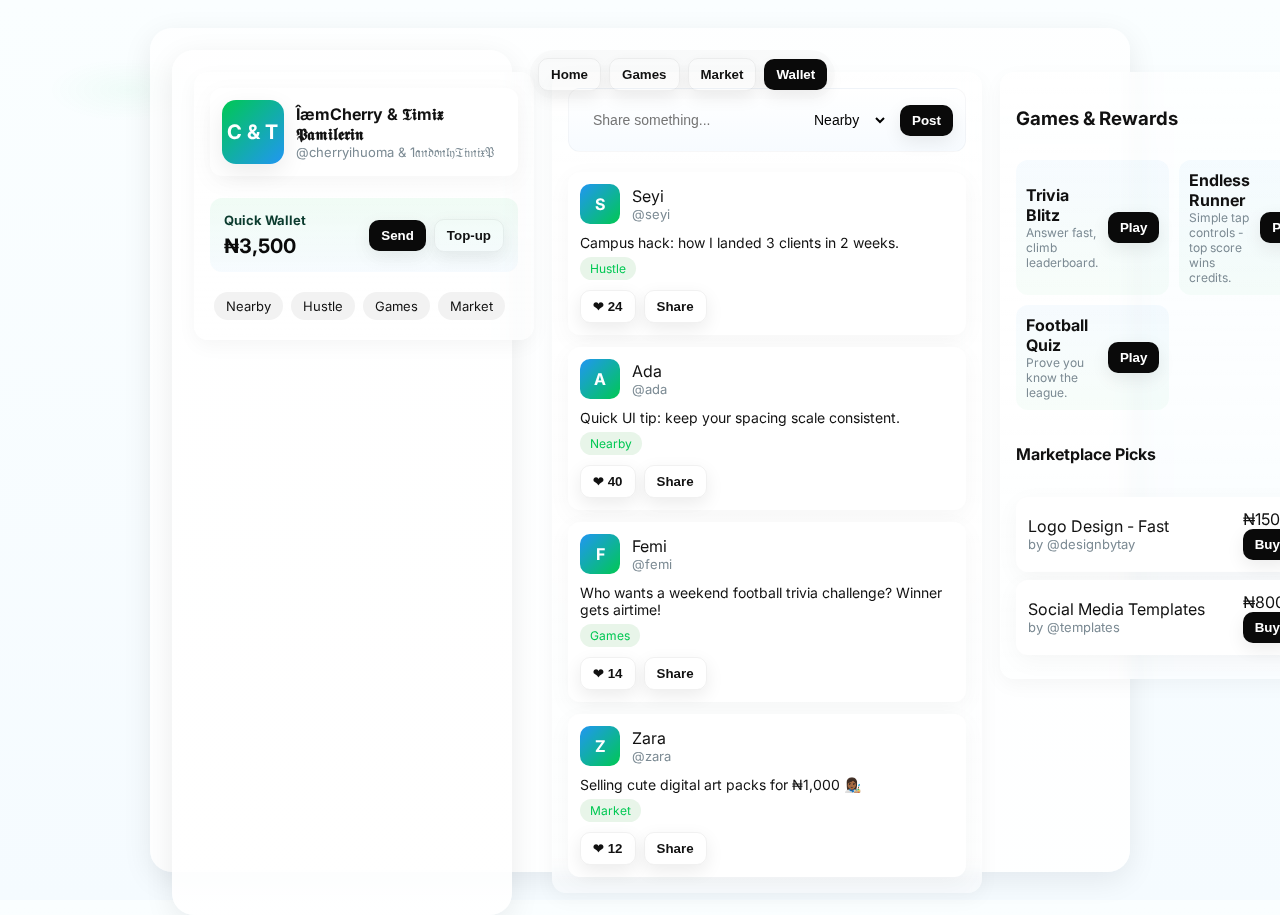
<file: index.html>
<!doctype html>
<html lang="en">

<head>
    <meta charset="utf-8" />
    <meta name="viewport" content="width=device-width,initial-scale=1" />
    <title>Sphere — Connect. Play. Grow. Earn.</title>

    <!-- Google Font -->
    <link href="https://fonts.googleapis.com/css2?family=Inter:wght@300;400;600;700;800&display=swap" rel="stylesheet">

    <!-- Styles -->
    <link rel="stylesheet" href="sphere.css" />
</head>

<body>
    <div id="app" class="app-root">
        <!-- App shell rendered by JS -->
    </div>

    <!-- Loading Template -->
    <template id="loading-template">
        <div class="loading-screen">
            <svg class="logo-orb" viewBox="0 0 100 100" aria-hidden="true">
                <defs>
                    <linearGradient id="g" x1="0" x2="1">
                        <stop offset="0" stop-color="#00C853" />
                        <stop offset="1" stop-color="#2196F3" />
                    </linearGradient>
                </defs>
                <circle cx="50" cy="50" r="40" fill="url(#g)" />
            </svg>
            <h1>Sphere</h1>
            <p class="muted">Connect · Play · Grow · Earn</p>
        </div>
    </template>

    <!-- App JS -->
    <script src="sphere.js" defer></script>
</body>


</html>
</file>
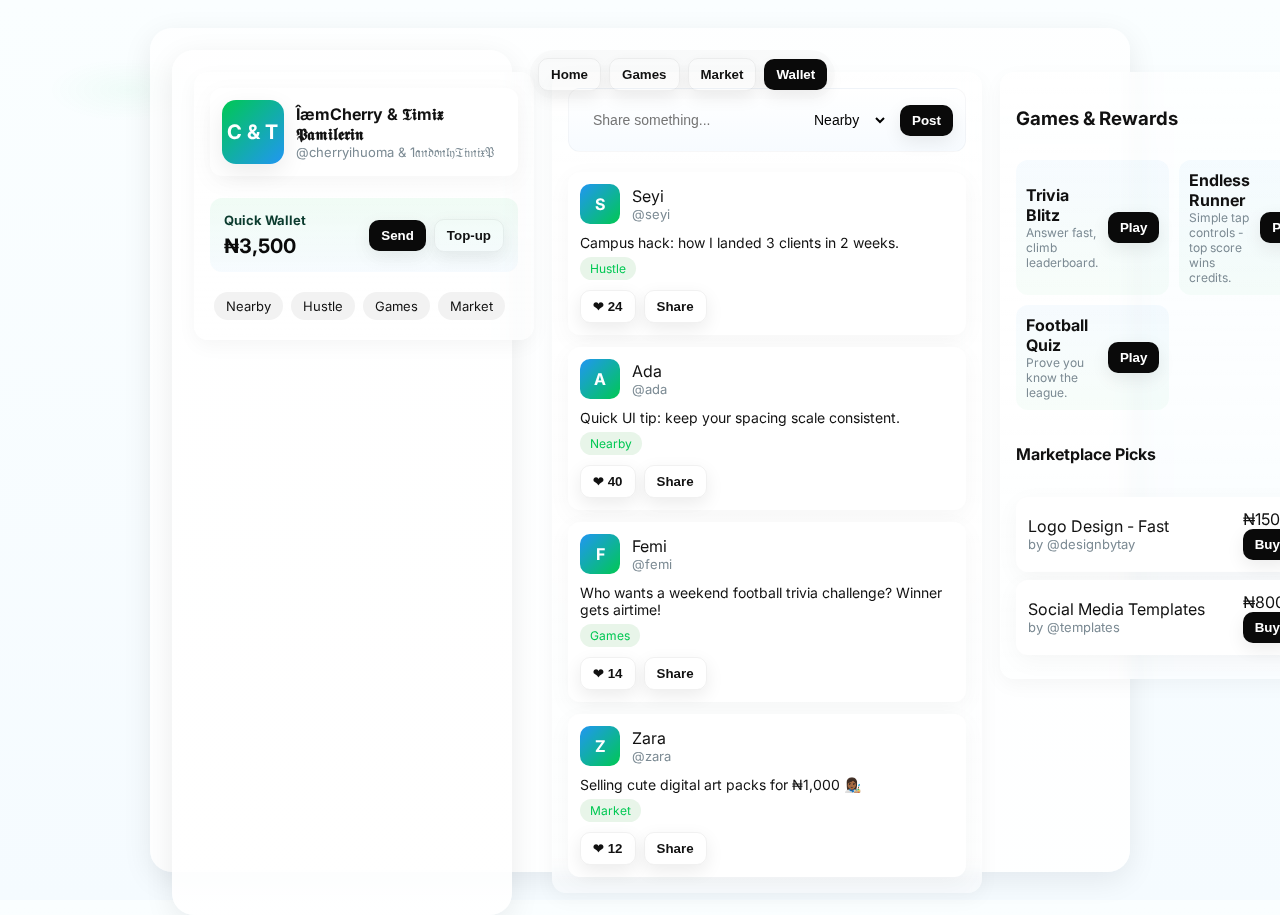
<file: sphere.html>
<!doctype html>
<html lang="en">

<head>
    <meta charset="utf-8" />
    <meta name="viewport" content="width=device-width,initial-scale=1" />
    <title>Sphere — Connect. Play. Grow. Earn.</title>

    <!-- Google Font -->
    <link href="https://fonts.googleapis.com/css2?family=Inter:wght@300;400;600;700;800&display=swap" rel="stylesheet">

    <!-- Styles -->
    <link rel="stylesheet" href="sphere.css" />
</head>

<body>
    <div id="app" class="app-root">
        <!-- App shell rendered by JS -->
    </div>

    <!-- Loading Template -->
    <template id="loading-template">
        <div class="loading-screen">
            <svg class="logo-orb" viewBox="0 0 100 100" aria-hidden="true">
                <defs>
                    <linearGradient id="g" x1="0" x2="1">
                        <stop offset="0" stop-color="#00C853" />
                        <stop offset="1" stop-color="#2196F3" />
                    </linearGradient>
                </defs>
                <circle cx="50" cy="50" r="40" fill="url(#g)" />
            </svg>
            <h1>Sphere</h1>
            <p class="muted">Connect · Play · Grow · Earn</p>
        </div>
    </template>

    <!-- App JS -->
    <script src="sphere.js" defer></script>
</body>

</html>
</file>
<file: sphere.css>
:root {
  --green: #00C853;
  --blue: #2196F3;
  --bg: #ffffff;
  --dark: #0A0A0A;
  --text: #111111;
  --muted: #7b8a93;
  --card-radius: 14px;
  --glass: rgba(255, 255, 255, 0.6);
  --glass-dark: rgba(10, 10, 10, 0.4);
  --shadow: 0 8px 30px rgba(2, 6, 23, 0.08);
  --glass-blur: 8px;
  --max-width: 980px;
  font-family: "Inter", system-ui, -apple-system, "Segoe UI", Roboto, "Helvetica Neue", Arial;
}

/* Reset + base */
* {
  box-sizing: border-box;
}

html,
body,
#app {
  height: 100%;
}

body {
  margin: 0;
  background:
    radial-gradient(1000px 400px at 10% 10%, rgba(0, 200, 83, 0.04), transparent 8%),
    linear-gradient(180deg, #FAFEFF 0%, #F5FBFF 100%);
  color: var(--text);
  -webkit-font-smoothing: antialiased;
  -moz-osx-font-smoothing: grayscale;
  display: flex;
  align-items: center;
  justify-content: center;
  padding: 28px;
}

/* App container */
.app-root {
  width: 100%;
  max-width: 980px;
  min-height: 640px;
  background: linear-gradient(180deg, rgba(255, 255, 255, 0.72), rgba(255, 255, 255, 0.92));
  border-radius: 22px;
  box-shadow: 0 8px 30px rgba(2, 6, 23, 0.08);
  display: grid;
  grid-template-columns: 340px 1fr 320px;
  gap: 18px;
  padding: 22px;
  align-items: start;
}

/* Responsive */
@media (max-width: 980px) {
  .app-root {
    grid-template-columns: 1fr;
    padding: 14px;
    gap: 12px;
    min-height: 100vh;
    border-radius: 0;
  }

  .left-col,
  .right-col {
    order: unset;
  }
}

/* Columns */
.left-col,
.main-col,
.right-col {
  background: linear-gradient(180deg, rgba(255, 255, 255, 0.6), rgba(255, 255, 255, 0.44));
  border-radius: 14px;
  padding: 16px;
  -webkit-backdrop-filter: blur(var(--glass-blur));
  backdrop-filter: blur(var(--glass-blur));
  box-shadow: 0 6px 20px rgba(3, 10, 25, 0.04);
}

/* Top header */
.brand {
  display: flex;
  align-items: center;
  gap: 12px;
}

.logo-orb {
  width: 46px;
  height: 46px;
  border-radius: 50%;
  filter: drop-shadow(0 6px 18px rgba(33, 150, 243, 0.12));
  transition: transform .6s cubic-bezier(.2, .9, .3, 1);
}

.brand h2 {
  margin: 0;
  font-size: 18px;
  font-weight: 700;
}

.brand p.muted {
  margin: 0;
  color: #7b8a93;
  font-size: 12px;
}

/* Left column */
.left-col {
  display: flex;
  flex-direction: column;
  gap: 16px;
}

.profile-card {
  display: flex;
  gap: 12px;
  align-items: center;
}

.avatar {
  width: 64px;
  height: 64px;
  border-radius: 14px;
  background: linear-gradient(135deg, var(--green), var(--blue));
  display: flex;
  align-items: center;
  justify-content: center;
  color: white;
  font-weight: 700;
  font-size: 20px;
  box-shadow: 0 8px 24px rgba(0, 0, 0, 0.08);
}

.user-info h3 {
  margin: 0;
  font-size: 16px;
}

.user-info p {
  margin: 0;
  color: var(--muted);
  font-size: 13px;
}

/* Wallet */
.wallet-quick {
  margin-top: 6px;
  padding: 14px;
  border-radius: 12px;
  background: linear-gradient(180deg, rgba(0, 200, 83, 0.06), rgba(33, 150, 243, 0.04));
  display: flex;
  align-items: center;
  justify-content: space-between;
}

.wallet-left h4 {
  margin: 0;
  font-size: 13px;
  color: #0B3B2E;
}

.wallet-left p {
  margin: 6px 0 0;
  font-weight: 700;
  font-size: 20px;
  color: #0A0A0A;
}

.wallet-actions {
  display: flex;
  gap: 8px;
  align-items: center;
}

.btn {
  background: #0A0A0A;
  color: white;
  padding: 8px 12px;
  border-radius: 10px;
  font-weight: 600;
  cursor: pointer;
  border: none;
  box-shadow: 0 6px 18px rgba(0, 0, 0, 0.08);
}

.btn.ghost {
  background: transparent;
  border: 1px solid rgba(17, 17, 17, 0.06);
  color: var(--text);
}

/* Main feed */
.main-col {
  display: flex;
  flex-direction: column;
  gap: 14px;
  min-height: 520px;
}

.compose {
  display: flex;
  gap: 12px;
  align-items: center;
  padding: 12px;
  border-radius: 12px;
  background: linear-gradient(180deg, #fff, #f7fbff);
  border: 1px solid rgba(5, 10, 20, 0.03);
}

.compose .input {
  flex: 1;
  padding: 10px 12px;
  border-radius: 10px;
  background: transparent;
  border: none;
  outline: none;
  font-size: 14px;
}

.feed {
  display: flex;
  flex-direction: column;
  gap: 12px;
  padding-top: 6px;
}

.card {
  border-radius: 12px;
  padding: 12px;
  background: white;
  box-shadow: 0 6px 24px rgba(2, 6, 23, 0.04);
  transition: transform .28s ease, box-shadow .28s ease;
}

.card:hover {
  transform: translateY(-6px);
  box-shadow: 0 18px 40px rgba(2, 6, 23, 0.08);
}

/* Post style */
.post-meta {
  display: flex;
  gap: 12px;
  align-items: center;
}

.post-meta .avatar-sm {
  width: 40px;
  height: 40px;
  border-radius: 10px;
  background: linear-gradient(135deg, var(--blue), var(--green));
  display: flex;
  align-items: center;
  justify-content: center;
  color: #fff;
  font-weight: 700;
}

.post-body {
  margin-top: 10px;
  font-size: 14px;
  color: var(--text);
}

/* Right column */
.right-col {
  display: flex;
  flex-direction: column;
  gap: 12px;
  min-height: 520px;
}

.games-grid {
  display: grid;
  grid-template-columns: 1fr 1fr;
  gap: 10px;
}

.game-card {
  padding: 10px;
  border-radius: 12px;
  background: linear-gradient(180deg, rgba(33, 150, 243, 0.04), rgba(0, 200, 83, 0.03));
  display: flex;
  gap: 10px;
  align-items: center;
  justify-content: space-between;
}

.small {
  font-size: 12px;
  color: #7b8a93
}

/* Bottom navigation */
.bottom-nav {
  position: sticky;
  bottom: 12px;
  display: flex;
  gap: 8px;
  justify-content: space-between;
  padding: 8px;
  border-radius: 999px;
  background: linear-gradient(180deg, rgba(0, 0, 0, 0.02), rgba(0, 0, 0, 0.01));
  width: 100%;
  align-items: center;
}

/* Animations */
@keyframes float {
  0% {
    transform: translateY(0)
  }

  50% {
    transform: translateY(-6px)
  }

  100% {
    transform: translateY(0)
  }
}

.logo-orb {
  animation: float 4s ease-in-out infinite;
}

.muted {
  color: #7b8a93;
  font-size: 13px;
}

.leader {
  display: flex;
  align-items: center;
  gap: 8px;
}
.chip {
  background: #f2f2f2;
  padding: 6px 12px;
  border-radius: 999px;
  font-size: 13px;
  margin: 4px;
  cursor: pointer;
  transition: all 0.2s ease;
  display: inline-block;
}

.chip:hover {
  background: #2196F3;
  color: white;
}

.chip.active {
  background: #00C853;
  color: white;
}

.tag {
  background: #e8f5e9;
  color: #00C853;
  font-size: 12px;
  padding: 4px 10px;
  border-radius: 999px;
  display: inline-block;
  margin-top: 6px;
}

.actions {
  margin-top: 10px;
  display: flex;
  gap: 8px;
  align-items: center;
}
</file>
